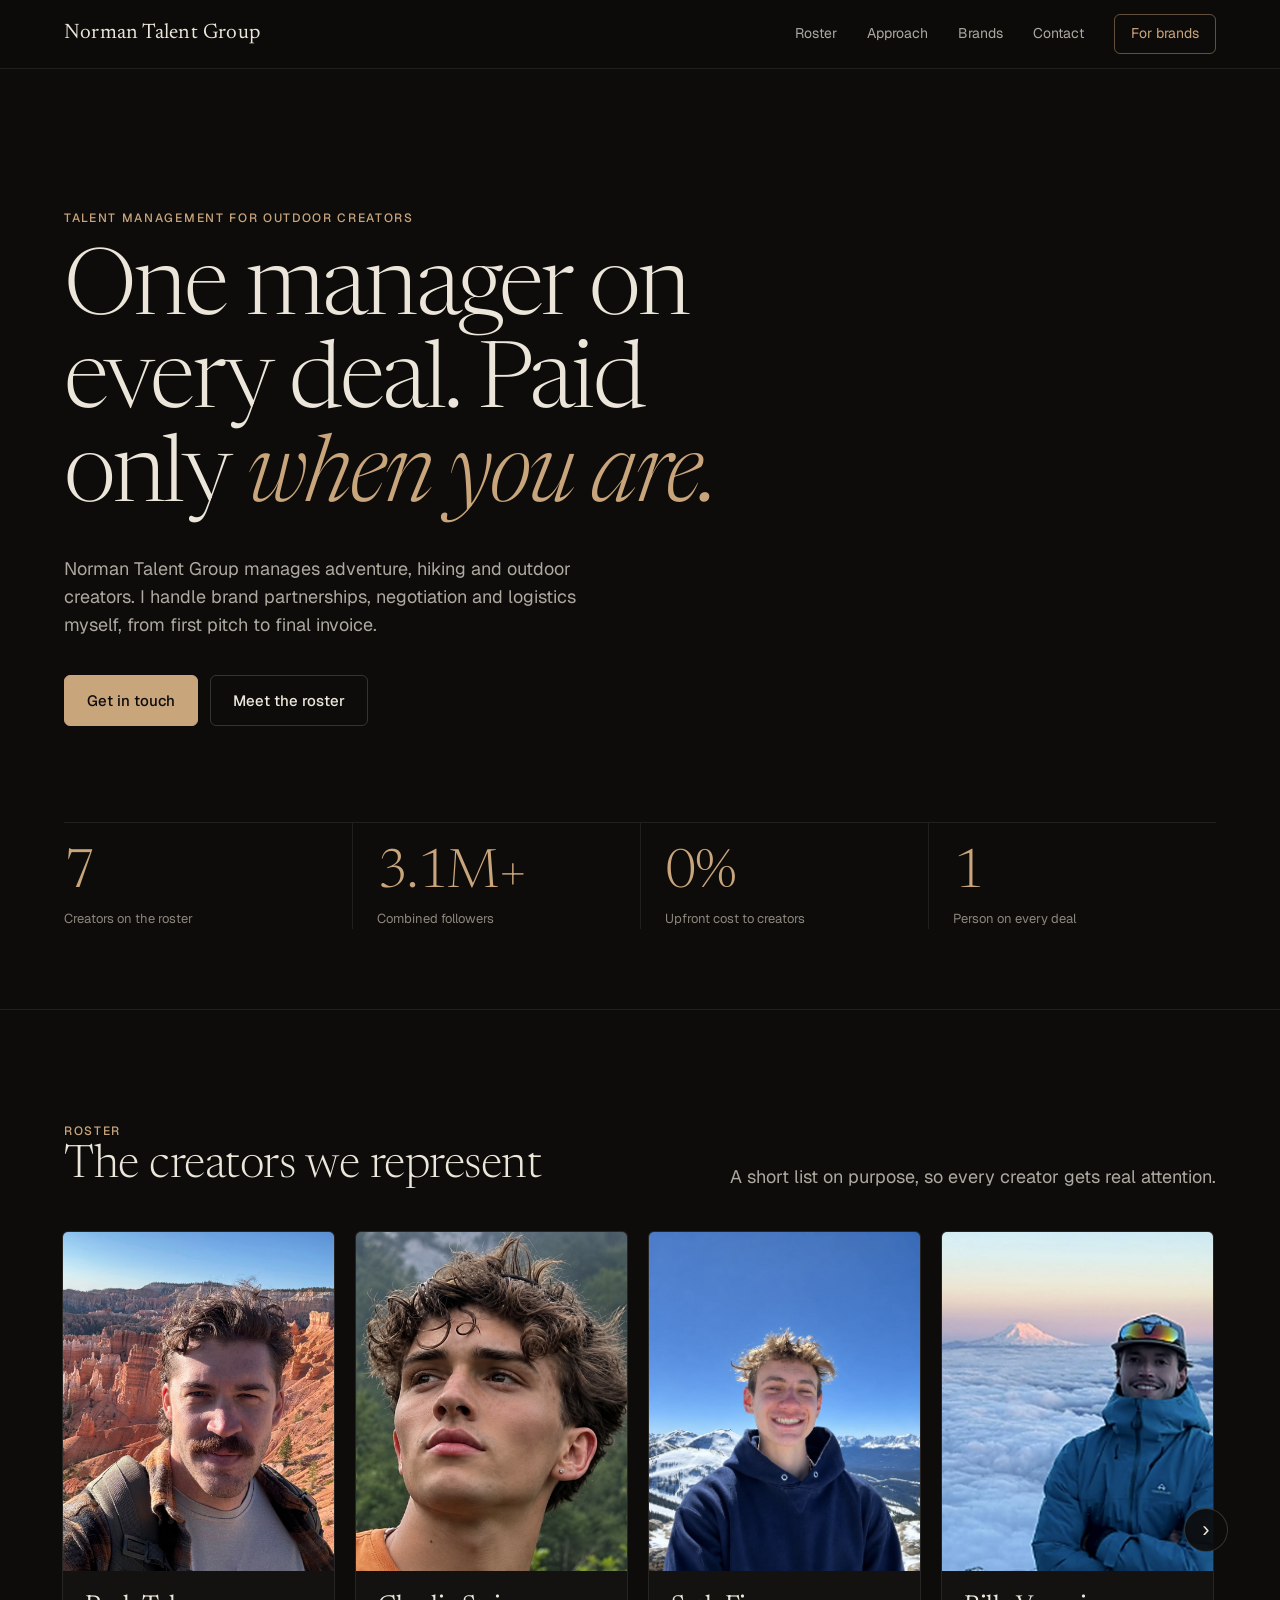
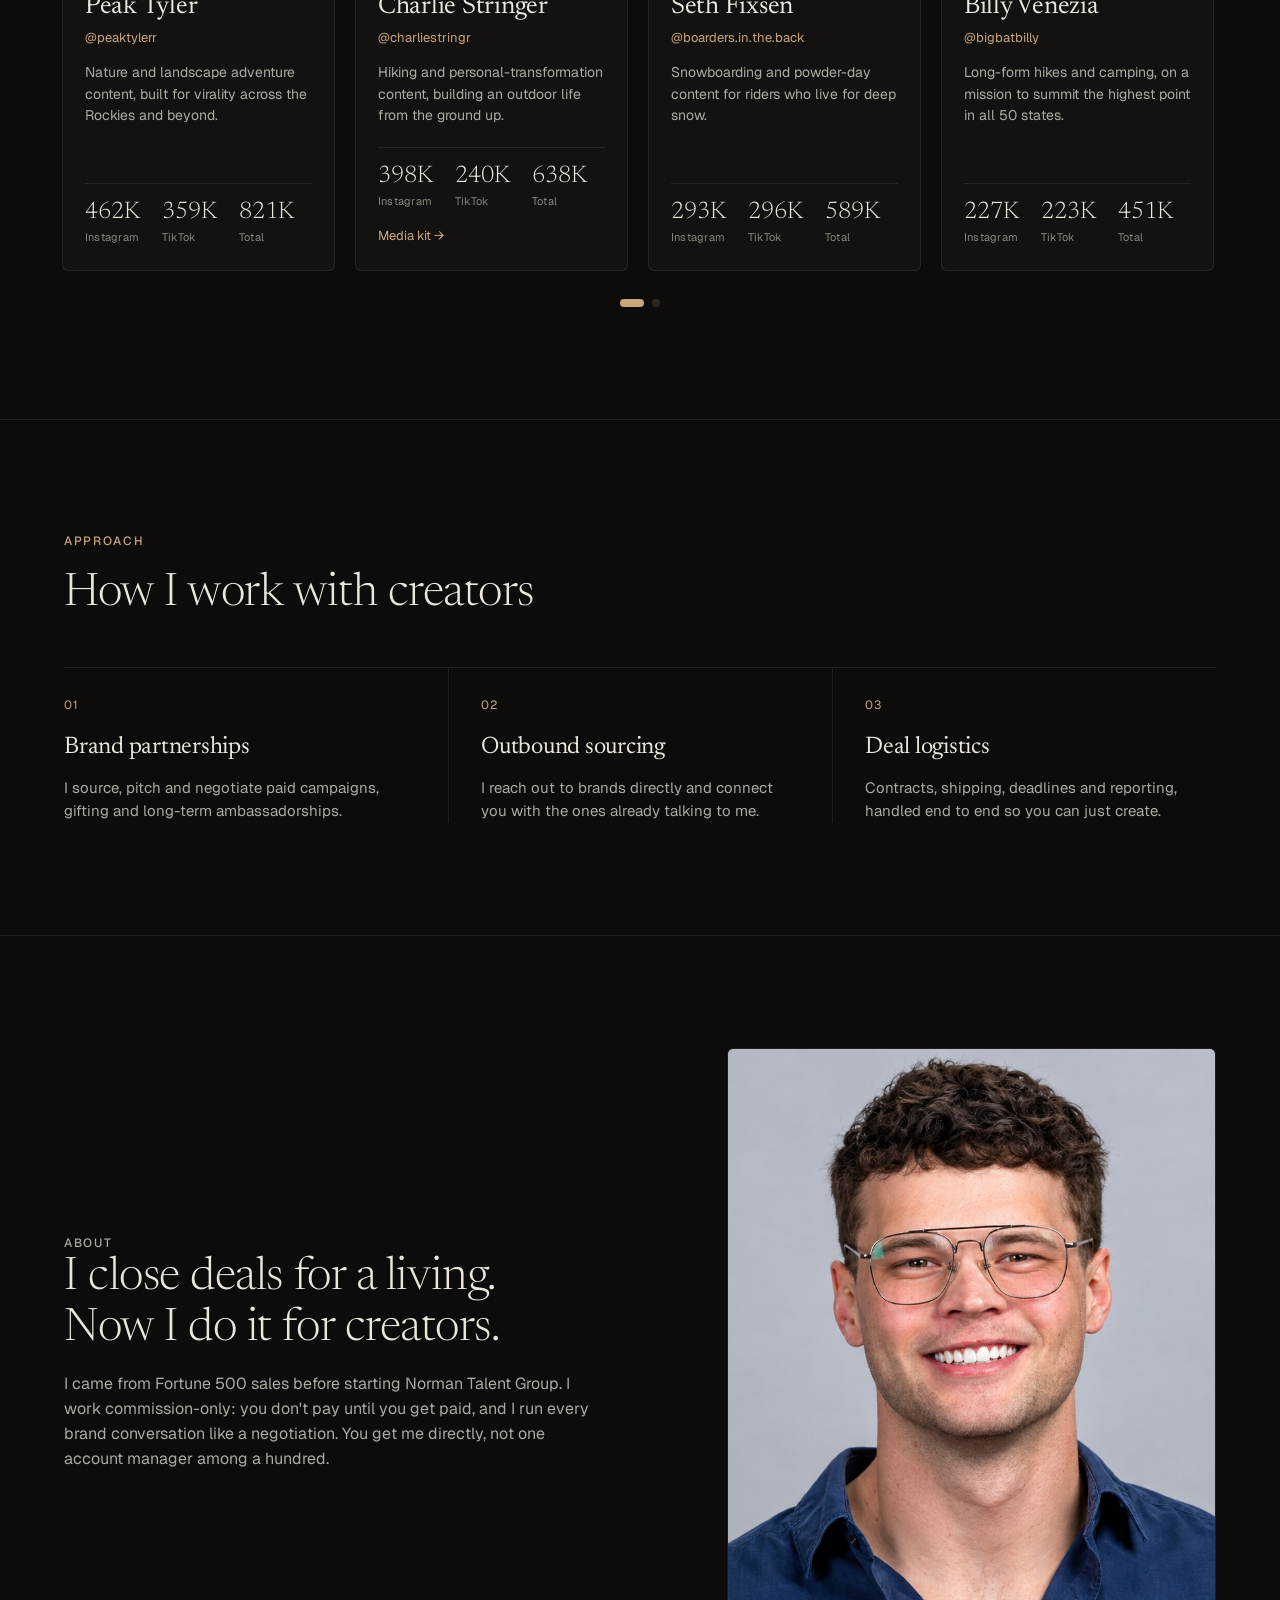
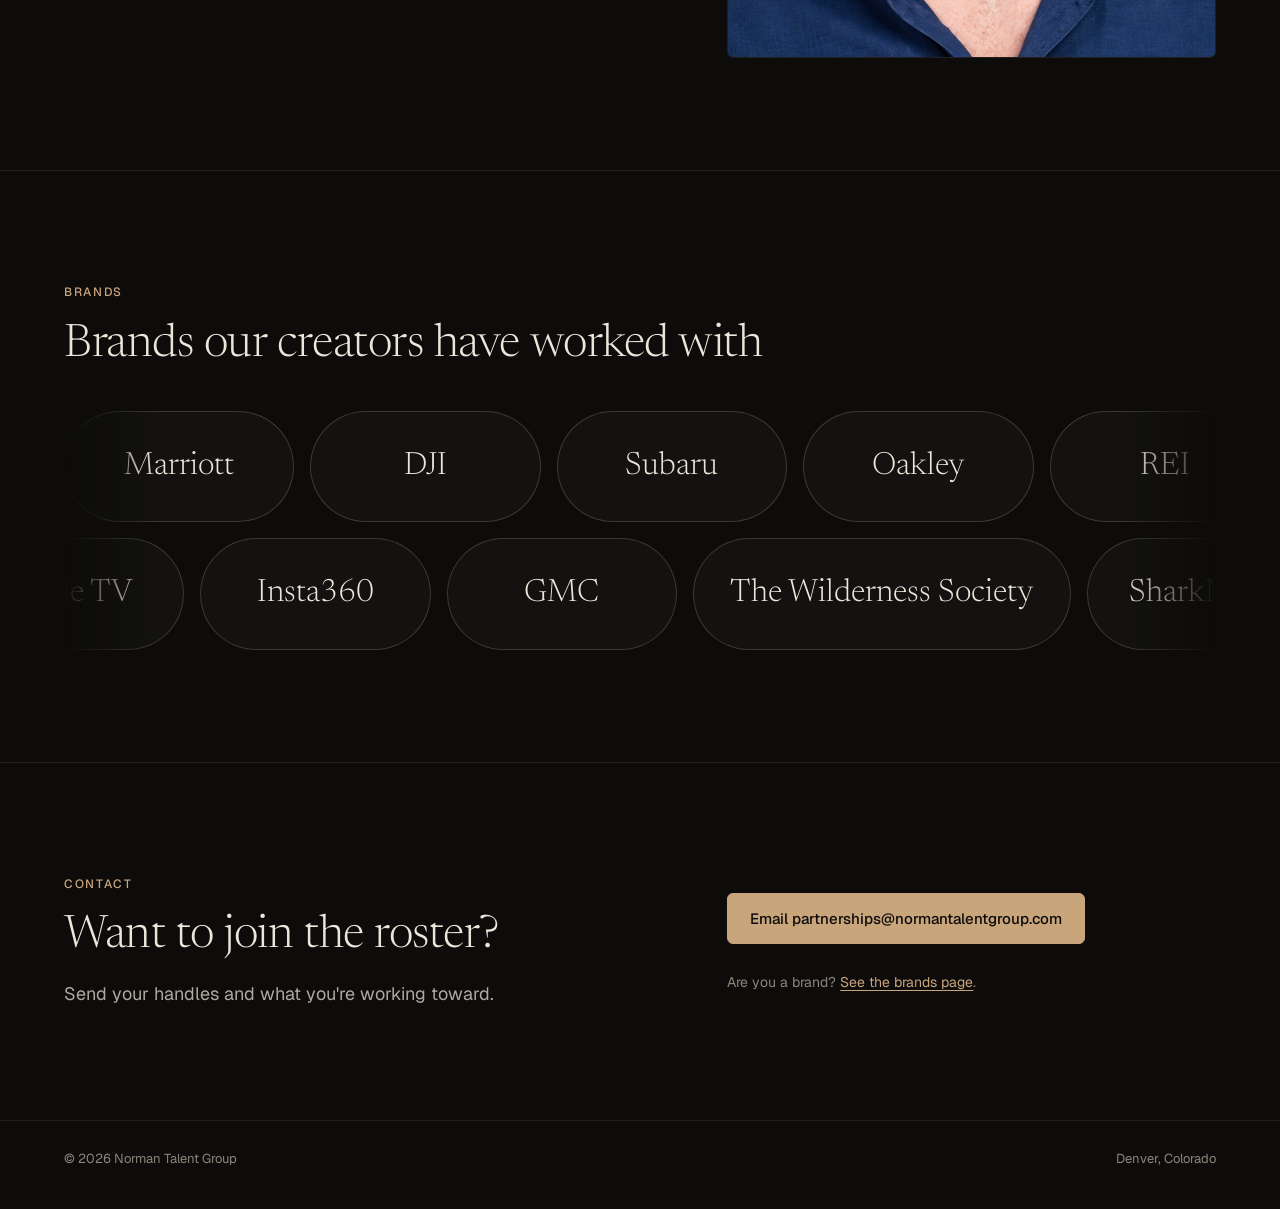
<file: index.html>
<!doctype html>
<html lang="en">
<head>
<meta charset="utf-8">
<meta name="viewport" content="width=device-width, initial-scale=1">
<title>Norman Talent Group | Management for outdoor creators</title>
<meta name="description" content="Talent management for adventure, hiking and outdoor creators. One manager on every deal, paid only when you are.">
<meta name="theme-color" content="#0d0c0b">
<link rel="preconnect" href="https://fonts.googleapis.com">
<link rel="preconnect" href="https://fonts.gstatic.com" crossorigin>
<link rel="stylesheet" href="https://fonts.googleapis.com/css2?family=Newsreader:ital,opsz,wght@0,6..72,300..500;1,6..72,300..500&family=Geist:wght@300..600&display=swap">
<link rel="stylesheet" href="style.css?v=7">
</head>
<body>
<header class="nav"><div class="wrap">
  <a href="index.html" class="wordmark">Norman Talent Group</a>
  <nav class="nav-links" aria-label="Main"><a href="#roster">Roster</a><a href="#approach">Approach</a><a href="#brands">Brands</a><a href="#contact">Contact</a><a href="for-brands.html" class="nav-cta">For brands</a></nav>
</div></header>

<main>
<section class="hero"><div class="wrap">
  <p class="eyebrow">Talent management for outdoor creators</p>
  <h1>One manager on every deal. Paid only <em>when you are.</em></h1>
  <p class="lede">Norman Talent Group manages adventure, hiking and outdoor creators. I handle brand partnerships, negotiation and logistics myself, from first pitch to final invoice.</p>
  <div class="cta-row"><a class="btn" href="#contact">Get in touch</a><a class="btn ghost" href="#roster">Meet the roster</a></div>
  <div class="stats">
    <div><div class="big" data-creator-count>8</div><div class="cap">Creators on the roster</div></div>
    <div><div class="big" data-combined-followers>3.3M+</div><div class="cap">Combined followers</div></div>
    <div><div class="big">0%</div><div class="cap">Upfront cost to creators</div></div>
    <div><div class="big">1</div><div class="cap">Person on every deal</div></div>
  </div>
</div></section>

<section class="section" id="roster"><div class="wrap">
  <div class="roster-head"><div><p class="eyebrow">Roster</p><h2>The creators we represent</h2></div>
  <p class="lede">A short list on purpose, so every creator gets real attention.</p></div>
  <div class="carousel" id="roster-carousel">
        <button class="carousel-btn carousel-prev" aria-label="Previous creators">&#8249;</button>
        <div class="roster-grid" id="roster-grid" tabindex="0" aria-label="Creator roster"></div>
        <button class="carousel-btn carousel-next" aria-label="Next creators">&#8250;</button>
        <div class="carousel-dots" id="roster-dots"></div>
      </div>
</div></section>

<section class="section" id="approach"><div class="wrap">
  <p class="eyebrow">Approach</p>
  <h2>How I work with creators</h2>
  <div class="steps">
    <div class="step"><div class="n">01</div><h3>Brand partnerships</h3><p>I source, pitch and negotiate paid campaigns, gifting and long-term ambassadorships.</p></div>
    <div class="step"><div class="n">02</div><h3>Outbound sourcing</h3><p>I reach out to brands directly and connect you with the ones already talking to me.</p></div>
    <div class="step"><div class="n">03</div><h3>Deal logistics</h3><p>Contracts, shipping, deadlines and reporting, handled end to end so you can just create.</p></div>
  </div>
</div></section>

<section class="section"><div class="wrap about">
  <div>
    <p class="eyebrow">About</p>
    <h2>I close deals for a living. Now I do it for creators.</h2>
    <p>I came from Fortune 500 sales before starting Norman Talent Group. I work commission-only: you don't pay until you get paid, and I run every brand conversation like a negotiation. You get me directly, not one account manager among a hundred.</p>
  </div>
  <div class="about-photo"><img src="images/norman-headshot.jpg" alt="Norman, founder of Norman Talent Group" loading="lazy"></div>
</div></section>

<section class="section" id="brands"><div class="wrap">
  <p class="eyebrow">Brands</p>
  <h2>Brands our creators have worked with</h2>
  <ul class="brand-list"><li>Marriott</li><li>DJI</li><li>Subaru</li><li>Oakley</li><li>REI</li><li>Hasselblad</li><li>CLIF Bar</li><li>Anker</li><li>KEEN</li><li>Apple TV</li><li>Insta360</li><li>GMC</li><li>The Wilderness Society</li><li>SharkNinja</li><li>Pioneer Camp</li><li>Tessan</li><li>Opal</li><li>Hattvika Lodge</li></ul>
</div></section>

<section class="section" id="contact"><div class="wrap contact">
  <div><p class="eyebrow">Contact</p><h2>Want to join the roster?</h2><p class="lede">Send your handles and what you're working toward.</p></div>
  <div class="links">
    <a class="btn" href="mailto:partnerships@normantalentgroup.com?subject=Representation%20inquiry">Email partnerships@normantalentgroup.com</a>
    <p class="alt">Are you a brand? <a href="for-brands.html">See the brands page</a>.</p>
  </div>
</div></section>
</main>
<footer><div class="wrap"><div>&copy; 2026 Norman Talent Group</div><div>Denver, Colorado</div></div></footer>
<script src="roster.js?v=4"></script>
<script src="brands-marquee.js?v=3"></script>
</body>
</html>
</file>
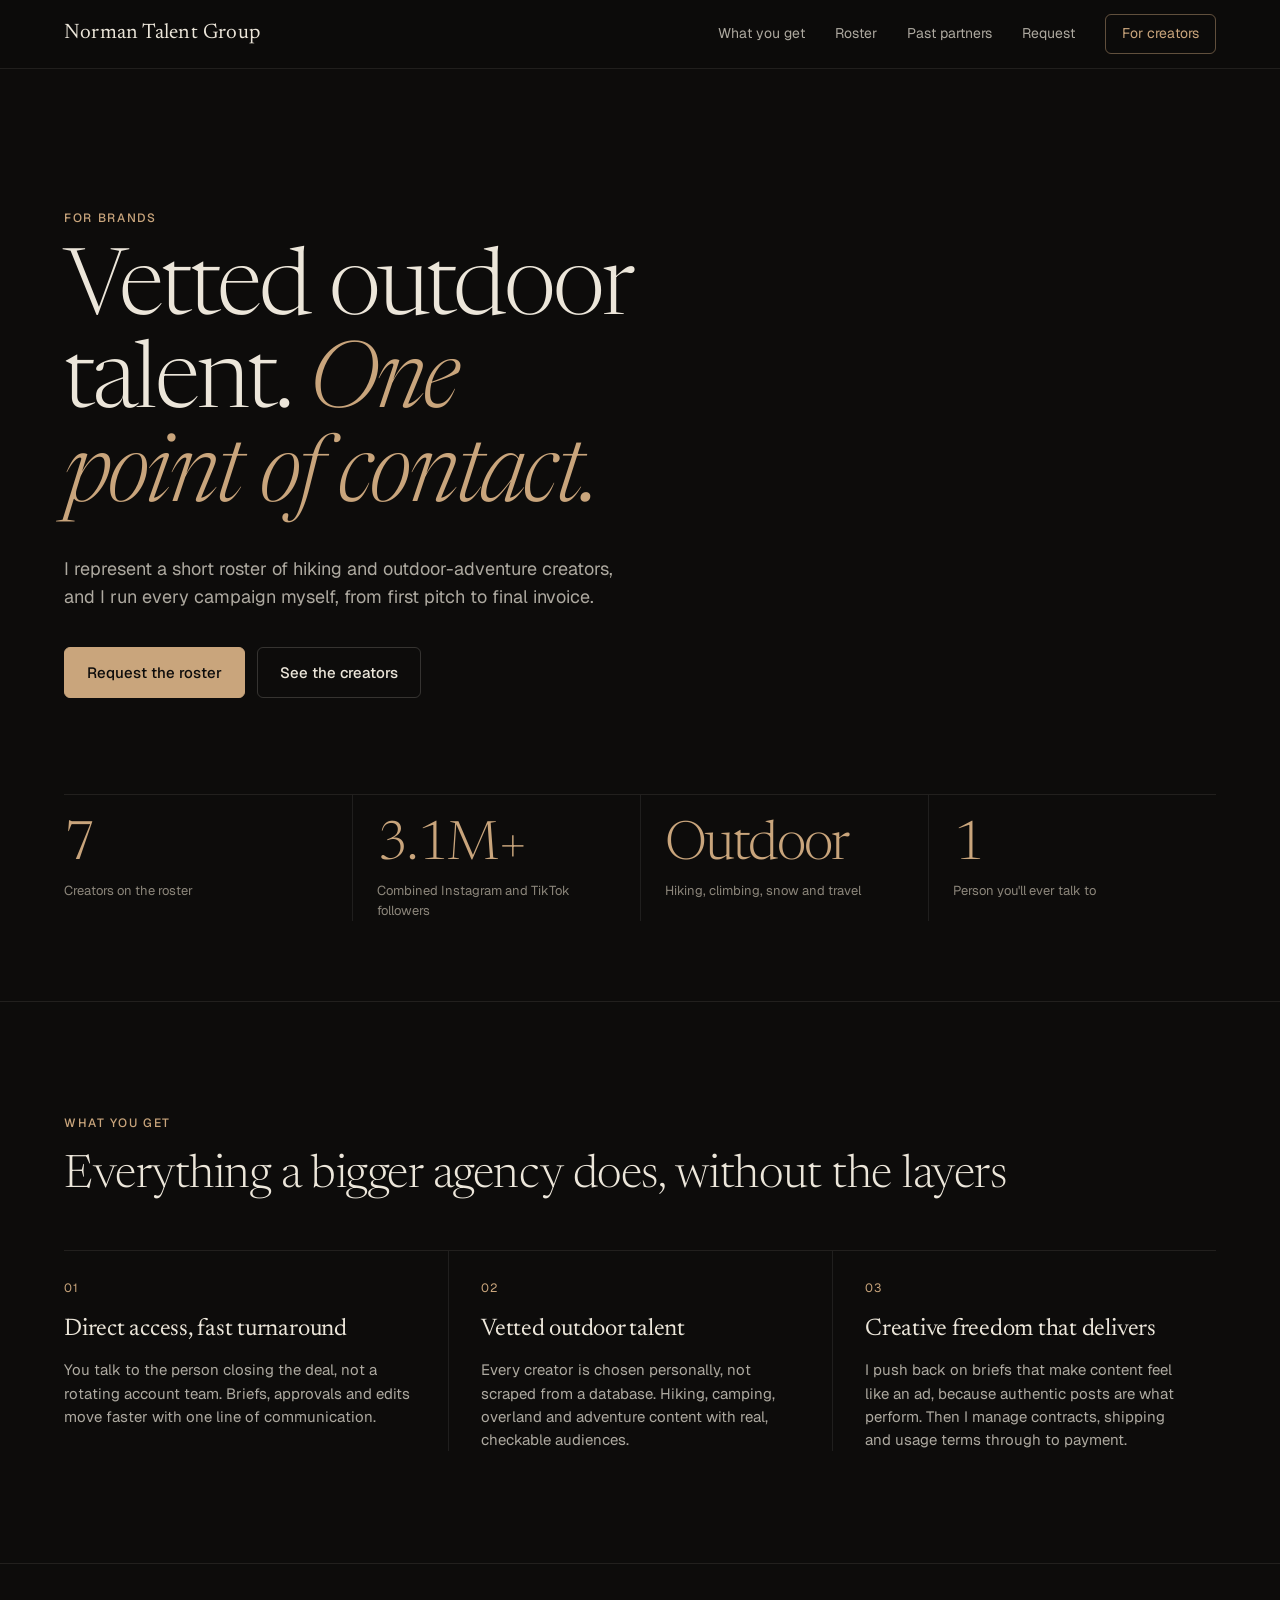
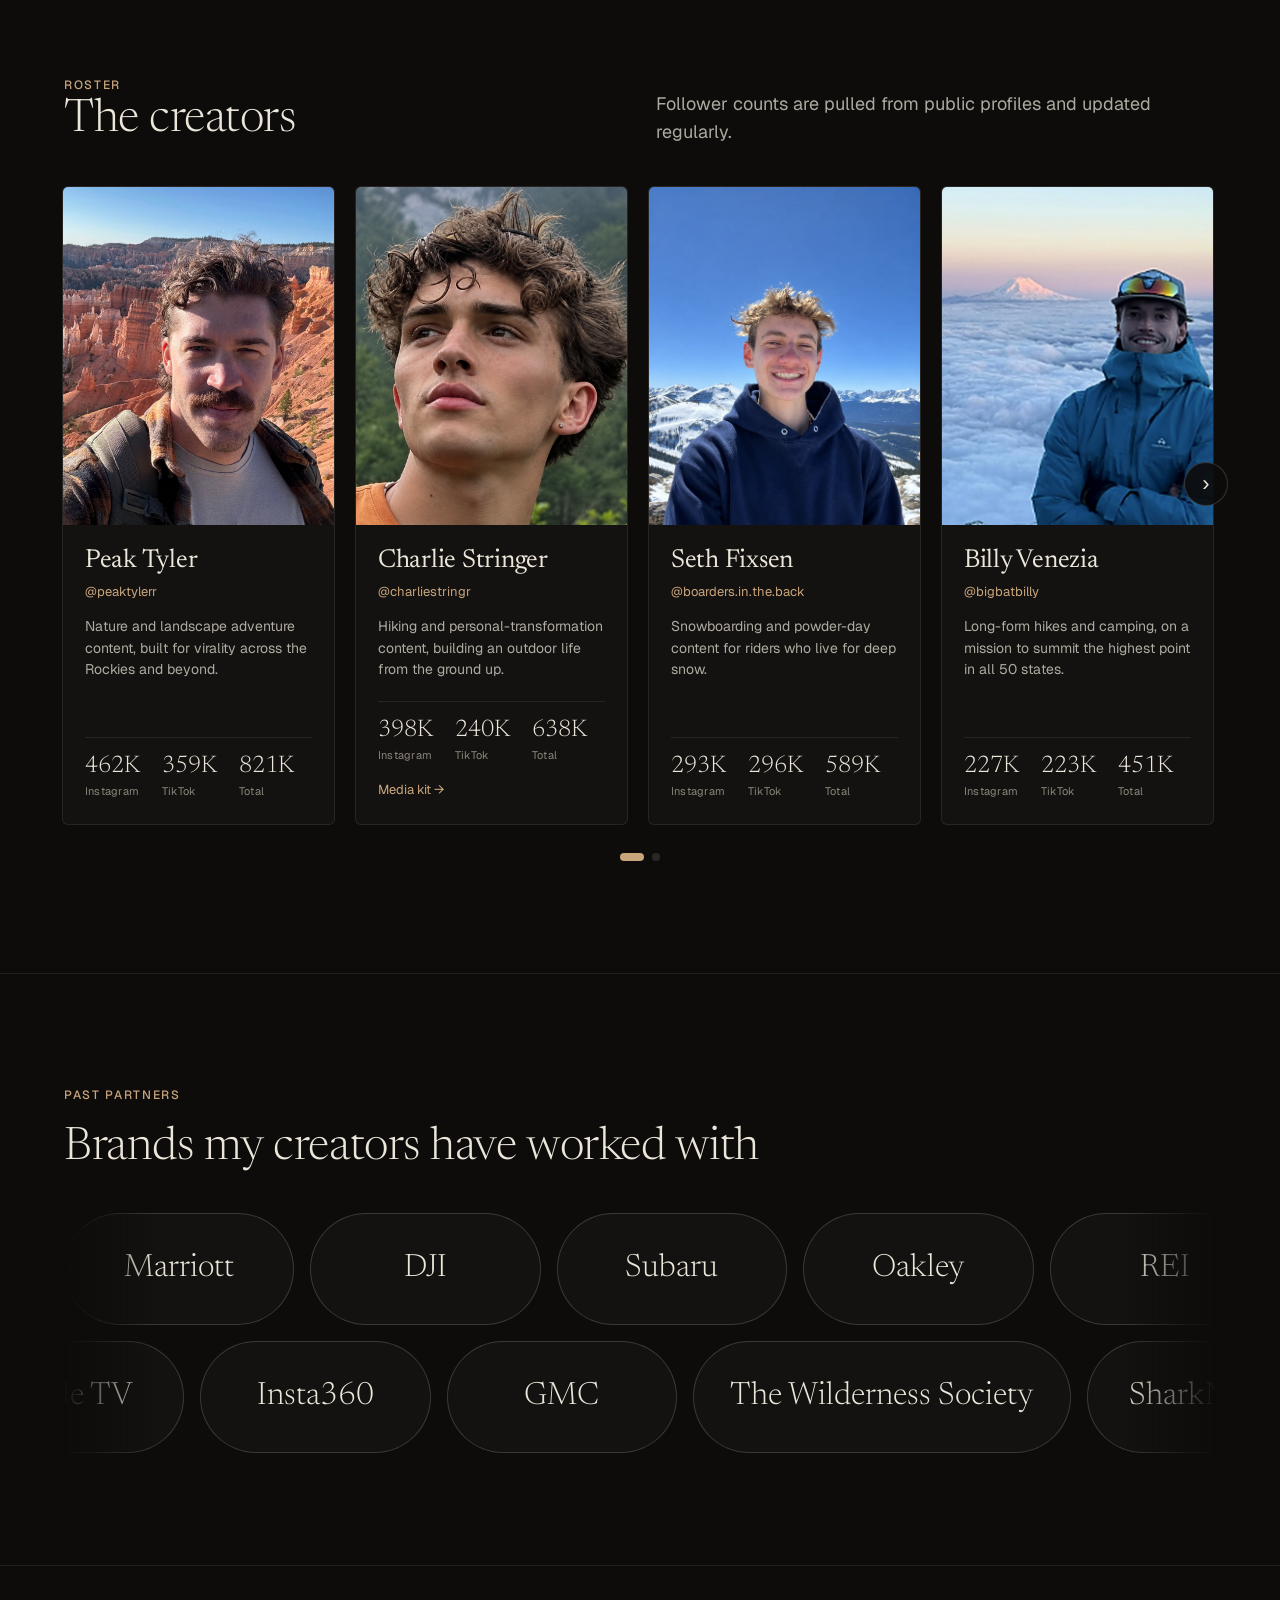
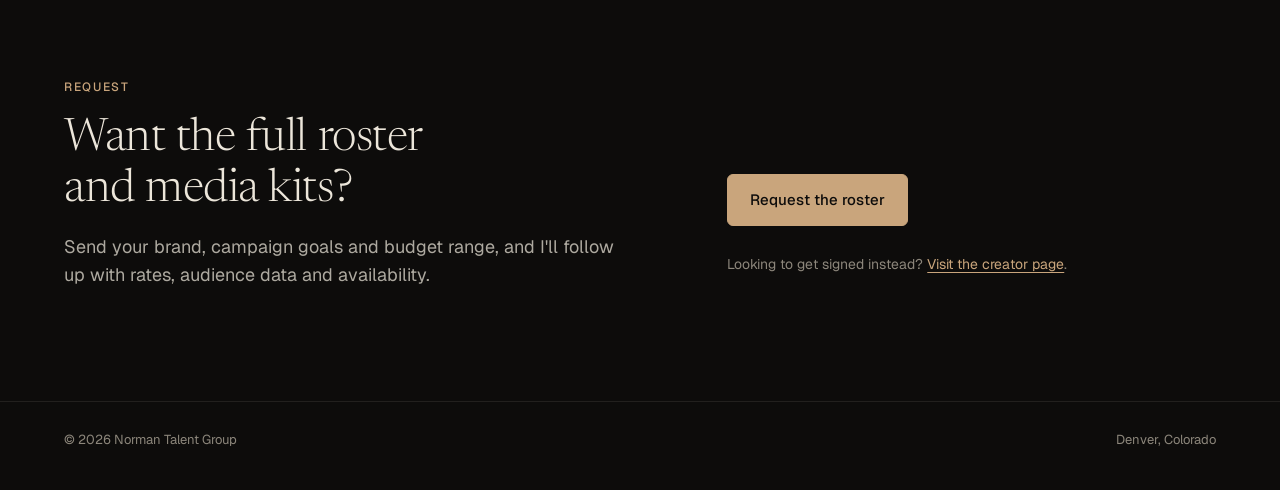
<file: for-brands.html>
<!doctype html>
<html lang="en">
<head>
<meta charset="utf-8">
<meta name="viewport" content="width=device-width, initial-scale=1">
<title>For brands | Norman Talent Group</title>
<meta name="description" content="Vetted outdoor and adventure creators with real, checkable audiences. One point of contact from pitch to payment.">
<meta name="theme-color" content="#0d0c0b">
<link rel="preconnect" href="https://fonts.googleapis.com">
<link rel="preconnect" href="https://fonts.gstatic.com" crossorigin>
<link rel="stylesheet" href="https://fonts.googleapis.com/css2?family=Newsreader:ital,opsz,wght@0,6..72,300..500;1,6..72,300..500&family=Geist:wght@300..600&display=swap">
<link rel="stylesheet" href="style.css?v=7">
</head>
<body>
<header class="nav"><div class="wrap">
  <a href="index.html" class="wordmark">Norman Talent Group</a>
  <nav class="nav-links" aria-label="Main"><a href="#offer">What you get</a><a href="#roster">Roster</a><a href="#partners">Past partners</a><a href="#request">Request</a><a href="index.html" class="nav-cta">For creators</a></nav>
</div></header>

<main>
<section class="hero"><div class="wrap">
  <p class="eyebrow">For brands</p>
  <h1>Vetted outdoor talent. <em>One point of contact.</em></h1>
  <p class="lede">I represent a short roster of hiking and outdoor-adventure creators, and I run every campaign myself, from first pitch to final invoice.</p>
  <div class="cta-row"><a class="btn" href="mailto:partnerships@normantalentgroup.com?subject=Roster%20request">Request the roster</a><a class="btn ghost" href="#roster">See the creators</a></div>
  <div class="stats">
    <div><div class="big" data-creator-count>8</div><div class="cap">Creators on the roster</div></div>
    <div><div class="big" data-combined-followers>3.3M+</div><div class="cap">Combined Instagram and TikTok followers</div></div>
    <div><div class="big">Outdoor</div><div class="cap">Hiking, climbing, snow and travel</div></div>
    <div><div class="big">1</div><div class="cap">Person you'll ever talk to</div></div>
  </div>
</div></section>

<section class="section" id="offer"><div class="wrap">
  <p class="eyebrow">What you get</p>
  <h2>Everything a bigger agency does, without the layers</h2>
  <div class="steps">
    <div class="step"><div class="n">01</div><h3>Direct access, fast turnaround</h3><p>You talk to the person closing the deal, not a rotating account team. Briefs, approvals and edits move faster with one line of communication.</p></div>
    <div class="step"><div class="n">02</div><h3>Vetted outdoor talent</h3><p>Every creator is chosen personally, not scraped from a database. Hiking, camping, overland and adventure content with real, checkable audiences.</p></div>
    <div class="step"><div class="n">03</div><h3>Creative freedom that delivers</h3><p>I push back on briefs that make content feel like an ad, because authentic posts are what perform. Then I manage contracts, shipping and usage terms through to payment.</p></div>
  </div>
</div></section>

<section class="section" id="roster"><div class="wrap">
  <div class="roster-head"><div><p class="eyebrow">Roster</p><h2>The creators</h2></div>
  <p class="lede">Follower counts are pulled from public profiles and updated regularly.</p></div>
  <div class="carousel" id="roster-carousel">
        <button class="carousel-btn carousel-prev" aria-label="Previous creators">&#8249;</button>
        <div class="roster-grid" id="roster-grid" tabindex="0" aria-label="Creator roster"></div>
        <button class="carousel-btn carousel-next" aria-label="Next creators">&#8250;</button>
        <div class="carousel-dots" id="roster-dots"></div>
      </div>
</div></section>

<section class="section" id="partners"><div class="wrap">
  <p class="eyebrow">Past partners</p>
  <h2>Brands my creators have worked with</h2>
  <ul class="brand-list"><li>Marriott</li><li>DJI</li><li>Subaru</li><li>Oakley</li><li>REI</li><li>Hasselblad</li><li>CLIF Bar</li><li>Anker</li><li>KEEN</li><li>Apple TV</li><li>Insta360</li><li>GMC</li><li>The Wilderness Society</li><li>SharkNinja</li><li>Pioneer Camp</li><li>Tessan</li><li>Opal</li><li>Hattvika Lodge</li></ul>
</div></section>

<section class="section" id="request"><div class="wrap contact">
  <div><p class="eyebrow">Request</p><h2>Want the full roster and media kits?</h2><p class="lede">Send your brand, campaign goals and budget range, and I'll follow up with rates, audience data and availability.</p></div>
  <div class="links">
    <a class="btn" href="mailto:partnerships@normantalentgroup.com?subject=Roster%20request">Request the roster</a>
    <p class="alt">Looking to get signed instead? <a href="index.html">Visit the creator page</a>.</p>
  </div>
</div></section>
</main>
<footer><div class="wrap"><div>&copy; 2026 Norman Talent Group</div><div>Denver, Colorado</div></div></footer>
<script src="roster.js?v=4"></script>
<script src="brands-marquee.js?v=3"></script>
</body>
</html>
</file>
<file: style.css>
/* Norman Talent Group: dark editorial theme, shared tokens with Basecamp */
:root {
  --bg: #0d0c0b; --s1: #131210; --s2: #1a1916; --s3: #2a2824;
  --ink: #ECE6DA; --ink2: rgba(236,230,218,.72); --muted: #8C867B;
  --line: rgba(236,230,218,.09); --hair: rgba(236,230,218,.18);
  --clay: #C9A57C; --clayfaint: rgba(201,165,124,.12); --clayline: rgba(201,165,124,.45);
  --display: "Newsreader", "Iowan Old Style", Georgia, serif;
  --body: "Geist", -apple-system, BlinkMacSystemFont, "Helvetica Neue", sans-serif;
  --r: 6px; --pad: clamp(20px, 5vw, 64px); --max: 1280px;
}
* { box-sizing: border-box; }
html { scroll-behavior: smooth; }
@media (prefers-reduced-motion: reduce) { html { scroll-behavior: auto; } .roster-grid { scroll-behavior: auto !important; } }
body { margin: 0; background: var(--bg); color: var(--ink); font-family: var(--body); font-size: 16px; line-height: 1.55; -webkit-font-smoothing: antialiased; }
a { color: inherit; text-decoration: none; }
a:focus-visible, button:focus-visible, .roster-grid:focus-visible { outline: 2px solid var(--clay); outline-offset: 3px; border-radius: 3px; }
h1, h2, h3 { font-family: var(--display); font-weight: 400; margin: 0; text-wrap: balance; letter-spacing: -.01em; }
img { display: block; max-width: 100%; }

.wrap { max-width: var(--max); margin: 0 auto; padding: 0 var(--pad); }
.section { padding: clamp(64px, 9vw, 112px) 0; border-top: 1px solid var(--line); }
.eyebrow { font-size: 12px; letter-spacing: .14em; text-transform: uppercase; color: var(--clay); margin: 0 0 18px; font-weight: 500; }
.lede { font-size: 18px; color: var(--ink2); max-width: 560px; margin: 0; }
.section h2 { font-size: clamp(30px, 4vw, 46px); font-weight: 300; line-height: 1.1; margin-bottom: 18px; }

.btn { display: inline-flex; align-items: center; gap: 8px; padding: 13px 22px; border-radius: var(--r); font-size: 15px; font-weight: 500; border: 1px solid var(--clay); background: var(--clay); color: var(--bg); cursor: pointer; transition: background .15s, color .15s; }
.btn:hover { background: transparent; color: var(--clay); }
.btn.ghost { background: transparent; color: var(--ink); border-color: var(--hair); }
.btn.ghost:hover { border-color: var(--clay); color: var(--clay); }

/* nav */
.nav { position: sticky; top: 0; z-index: 10; background: rgba(13,12,11,.88); backdrop-filter: blur(10px); border-bottom: 1px solid var(--line); }
.nav .wrap { display: flex; align-items: center; justify-content: space-between; height: 68px; gap: 24px; }
.wordmark { font-family: var(--display); font-size: 21px; font-weight: 400; letter-spacing: .01em; }
.nav-links { display: flex; align-items: center; gap: 30px; font-size: 14px; color: var(--ink2); }
.nav-links a:hover { color: var(--ink); }
.nav-links .nav-cta { color: var(--clay); border: 1px solid var(--clayline); padding: 8px 16px; border-radius: var(--r); }
.nav-links .nav-cta:hover { background: var(--clayfaint); }

/* hero */
.hero { padding: clamp(72px, 11vw, 140px) 0 clamp(48px, 7vw, 80px); }
.hero h1 { font-size: clamp(42px, 7.2vw, 92px); font-weight: 300; line-height: 1.02; letter-spacing: -.03em; max-width: 14ch; margin-bottom: 28px; }
.hero h1 em { font-style: italic; color: var(--clay); }
.hero .lede { margin-bottom: 36px; }
.cta-row { display: flex; gap: 12px; flex-wrap: wrap; }
.stats { display: grid; grid-template-columns: repeat(4, 1fr); margin-top: clamp(56px, 8vw, 96px); border-top: 1px solid var(--line); }
.stats > div { padding: 24px 24px 0 0; }
.stats > div + div { padding-left: 24px; border-left: 1px solid var(--line); }
.stats .big { font-family: var(--display); font-weight: 300; font-size: clamp(34px, 4.4vw, 54px); line-height: 1; letter-spacing: -.03em; color: var(--clay); font-variant-numeric: tabular-nums; }
.stats .cap { margin-top: 8px; font-size: 13px; color: var(--muted); }

/* roster carousel */
.roster-head { display: flex; align-items: flex-end; justify-content: space-between; gap: 24px; flex-wrap: wrap; margin-bottom: 40px; }
.roster-head p { margin: 0; }
.carousel { position: relative; }
.roster-grid { display: flex; gap: 20px; overflow-x: auto; scroll-snap-type: x mandatory; scroll-behavior: smooth; scrollbar-width: none; padding: 2px; margin: -2px; }
.roster-grid::-webkit-scrollbar { display: none; }
.creator-card { flex: 0 0 calc((100% - 60px) / 4); scroll-snap-align: start; background: var(--s1); border: 1px solid var(--line); border-radius: var(--r); overflow: hidden; display: flex; flex-direction: column; transition: border-color .15s; }
.creator-card:hover { border-color: var(--hair); }
.creator-photo { aspect-ratio: 4 / 5; overflow: hidden; background: var(--s2); }
.creator-photo img { width: 100%; height: 100%; object-fit: cover; object-position: center 25%; }
.creator-body { padding: 22px 22px 24px; display: flex; flex-direction: column; flex: 1; }
.creator-body h3 { font-size: 26px; font-weight: 400; line-height: 1.1; }
.creator-handle { font-size: 13px; color: var(--clay); margin: 6px 0 14px; align-self: flex-start; }
.creator-handle:hover { text-decoration: underline; text-underline-offset: 3px; }
.creator-body p { font-size: 14px; color: var(--ink2); margin: 0 0 20px; flex: 1; }
.creator-stats { display: flex; gap: 22px; border-top: 1px solid var(--line); padding-top: 16px; flex-wrap: wrap; }
.creator-stats .num { font-family: var(--display); font-size: 24px; font-weight: 300; line-height: 1; font-variant-numeric: tabular-nums; }
.creator-stats .label { font-size: 11px; color: var(--muted); margin-top: 5px; letter-spacing: .02em; }
.creator-stats .stat-link { color: inherit; }
.creator-stats .stat-link:hover .num, .creator-stats .stat-link:hover .label { color: var(--clay); }
.creator-kit { margin-top: 16px; font-size: 13px; color: var(--clay); align-self: flex-start; }
.creator-kit:hover { text-decoration: underline; text-underline-offset: 3px; }
.carousel-btn { position: absolute; top: calc(50% - 60px); z-index: 2; width: 44px; height: 44px; border-radius: 50%; border: 1px solid var(--hair); background: rgba(13,12,11,.9); color: var(--ink); font-size: 22px; line-height: 1; cursor: pointer; }
.carousel-btn:hover { border-color: var(--clay); color: var(--clay); }
.carousel-btn[disabled] { opacity: 0; pointer-events: none; }
.carousel-prev { left: -12px; } .carousel-next { right: -12px; }
.carousel-dots { display: flex; justify-content: center; gap: 8px; margin-top: 28px; }
.carousel-dots button { width: 8px; height: 8px; padding: 0; border-radius: 4px; border: 0; background: var(--s3); cursor: pointer; transition: width .2s, background .2s; }
.carousel-dots button.on { background: var(--clay); width: 24px; }

/* how it works */
.steps { display: grid; grid-template-columns: repeat(3, 1fr); gap: 0; margin-top: 48px; border-top: 1px solid var(--line); }
.step { padding: 28px 32px 0 0; }
.step + .step { padding-left: 32px; border-left: 1px solid var(--line); }
.step .n { font-size: 12px; color: var(--clay); letter-spacing: .1em; margin-bottom: 14px; }
.step h3 { font-size: 24px; margin-bottom: 10px; }
.step p { margin: 0; color: var(--ink2); font-size: 15px; }

/* about */
.about { display: grid; grid-template-columns: 1.2fr 1fr; gap: clamp(32px, 6vw, 88px); align-items: center; }
.about p { color: var(--ink2); max-width: 540px; margin: 0; }
.about-photo { aspect-ratio: 4 / 5; border-radius: var(--r); overflow: hidden; border: 1px solid var(--line); }
.about-photo img { width: 100%; height: 100%; object-fit: cover; object-position: center 25%; }

/* brands */
.brand-list { display: flex; flex-wrap: wrap; gap: 14px 40px; margin: 36px 0 0; padding: 0; list-style: none; }
.brand-list li { font-family: var(--display); font-size: clamp(24px, 3vw, 34px); font-weight: 300; color: var(--ink2); }
.sr-only { position: absolute; width: 1px; height: 1px; padding: 0; margin: -1px; overflow: hidden; clip: rect(0 0 0 0); white-space: nowrap; border: 0; }

/* brand marquee: two rows scrolling in opposite directions */
.marquee-box { pointer-events: none; -webkit-user-select: none; user-select: none; margin-top: 40px; display: flex; flex-direction: column; gap: 16px; }
.marquee { overflow: hidden; -webkit-mask-image: linear-gradient(90deg, transparent, #000 8%, #000 92%, transparent); mask-image: linear-gradient(90deg, transparent, #000 8%, #000 92%, transparent); }
.marquee-track { display: flex; width: max-content; animation: marquee 90s linear infinite; }
.marquee.reverse .marquee-track { animation-direction: reverse; margin-left: -110px; }
.marquee-pill { flex: 0 0 auto; margin-right: 16px; min-width: clamp(160px, 18vw, 240px); padding: clamp(18px, 2.4vw, 30px) 36px; text-align: center; border: 1px solid var(--hair); border-radius: 999px; background: var(--s1); font-family: var(--display); font-size: clamp(22px, 2.6vw, 32px); font-weight: 300; color: var(--ink); white-space: nowrap; }
@keyframes marquee { from { transform: translateX(0); } to { transform: translateX(-50%); } }
@media (prefers-reduced-motion: reduce) { .marquee-track { animation: none; } }

/* contact */
.contact { display: grid; grid-template-columns: 1.2fr 1fr; gap: clamp(32px, 6vw, 88px); align-items: end; }
.contact .links { display: flex; flex-direction: column; gap: 14px; align-items: flex-start; }
.contact .alt { color: var(--muted); font-size: 14px; }
.contact .alt a { color: var(--clay); text-decoration: underline; text-underline-offset: 3px; }

footer { border-top: 1px solid var(--line); padding: 28px 0 40px; color: var(--muted); font-size: 13px; }
footer .wrap { display: flex; justify-content: space-between; gap: 16px; flex-wrap: wrap; }

@media (max-width: 1180px) { .creator-card { flex-basis: calc((100% - 40px) / 3); } }
@media (max-width: 820px) { .creator-card { flex-basis: calc((100% - 20px) / 2); } }
@media (max-width: 820px) {
  .stats { grid-template-columns: 1fr 1fr; }
  .stats > div:nth-child(3) { padding-left: 0; border-left: 0; }
  .stats > div:nth-child(n+3) { margin-top: 24px; border-top: 1px solid var(--line); }
  .steps, .about, .contact { grid-template-columns: 1fr; }
  .step, .step + .step { padding: 24px 0; border-left: 0; border-bottom: 1px solid var(--line); }
  .about-photo { max-width: 360px; order: -1; }
}
@media (max-width: 640px) {
  .nav-links a:not(.nav-cta) { display: none; }
  .creator-card { flex-basis: 80%; }
  .roster-grid { gap: 14px; }
  .carousel-btn { display: none; }
}
.roster-head h2 { margin-bottom: 0; }
</file>
